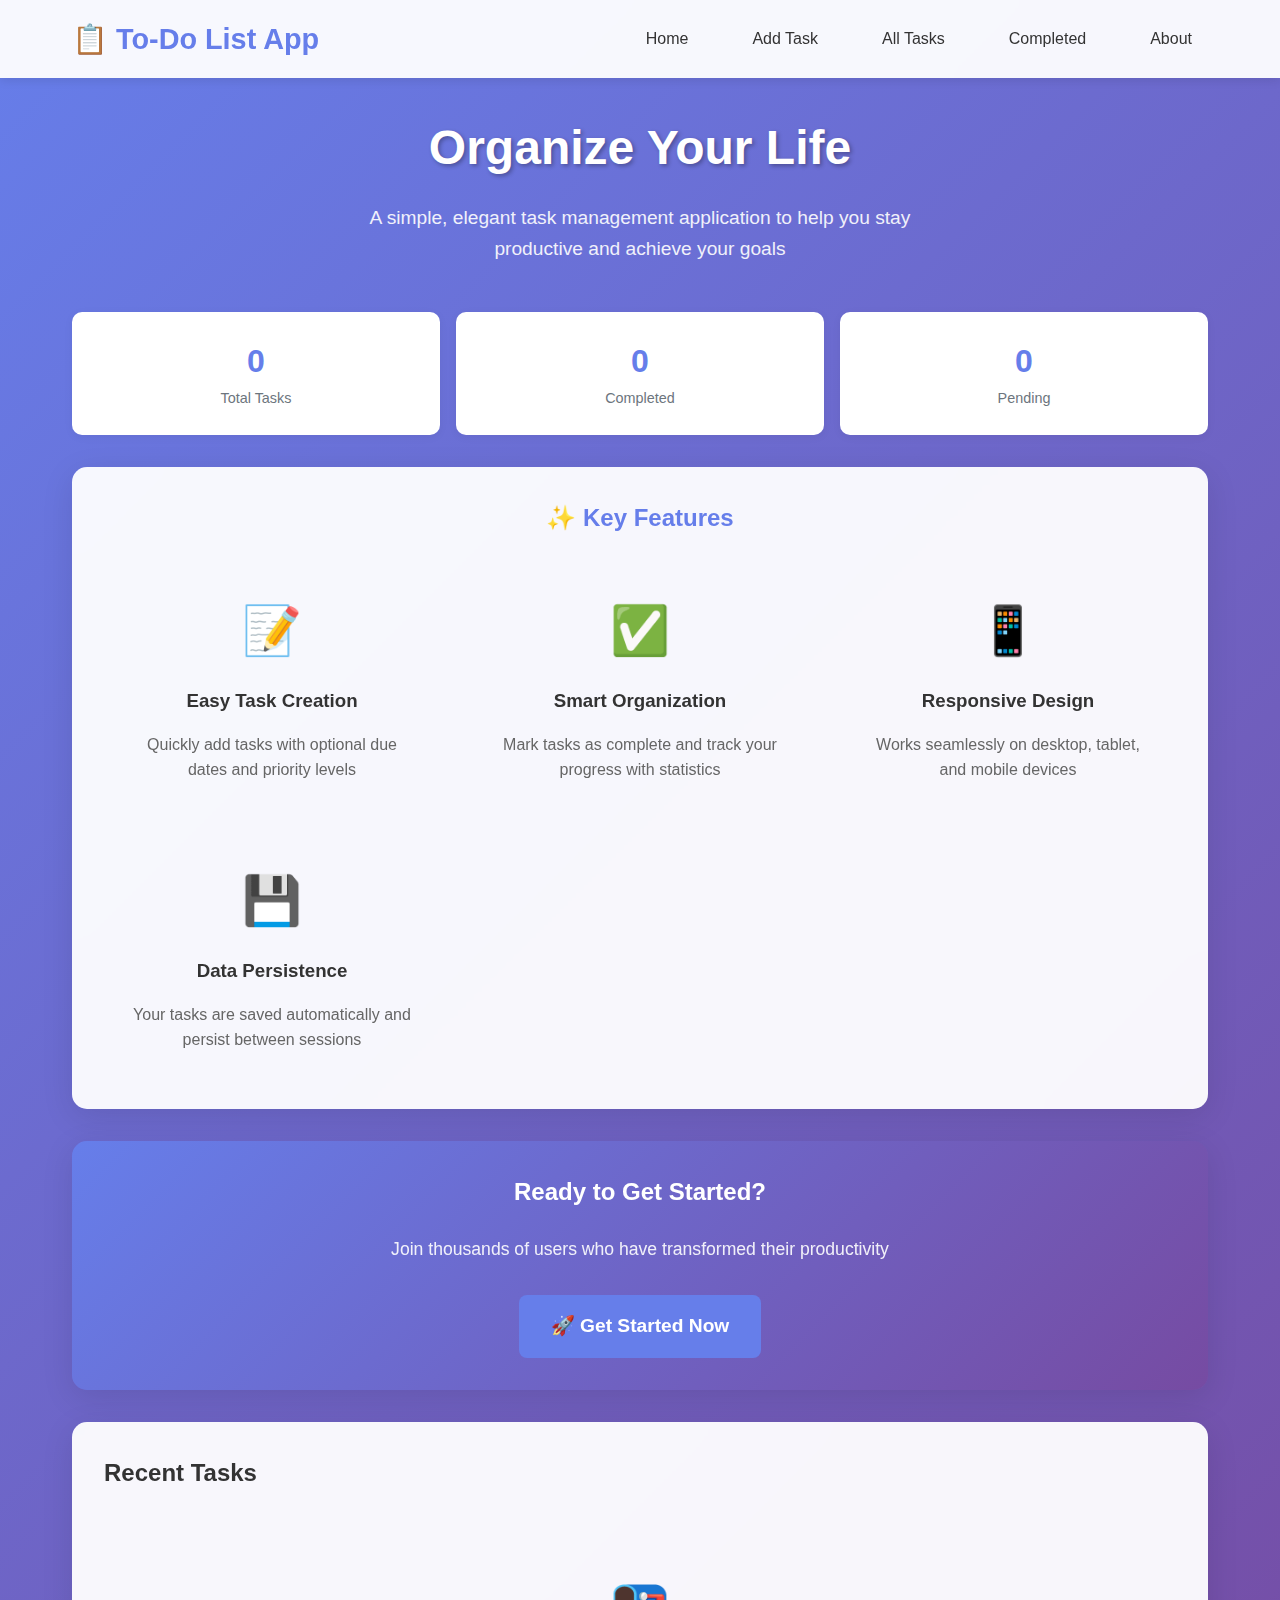
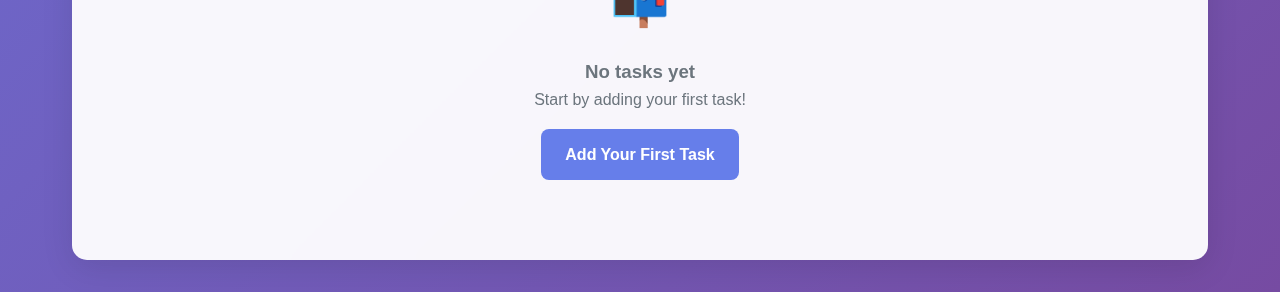
<file: index.html>
<!DOCTYPE html>
<html lang="en">
<head>
    <meta charset="UTF-8">
    <meta name="viewport" content="width=device-width, initial-scale=1.0">
    <title>To-Do List App - Home</title>
    <link rel="stylesheet" href="styles.css">
</head>
<body>
    <!-- Navigation Bar -->
    <nav class="navbar">
        <div class="nav-container">
            <a href="index.html" class="nav-brand">📋 To-Do List App</a>
            <ul class="nav-links">
                <li><a href="index.html" class="active">Home</a></li>
                <li><a href="add-task.html">Add Task</a></li>
                <li><a href="tasks.html">All Tasks</a></li>
                <li><a href="completed.html">Completed</a></li>
                <li><a href="about.html">About</a></li>
            </ul>
        </div>
    </nav>

    <!-- Main Content -->
    <div class="container">
        <header class="page-header">
            <h1>Organize Your Life</h1>
            <p>A simple, elegant task management application to help you stay productive and achieve your goals</p>
        </header>

        <!-- Stats Overview -->
        <div class="stats-container">
            <div class="stat-card">
                <div class="stat-number" id="total-tasks">0</div>
                <div class="stat-label">Total Tasks</div>
            </div>
            <div class="stat-card">
                <div class="stat-number" id="completed-tasks">0</div>
                <div class="stat-label">Completed</div>
            </div>
            <div class="stat-card">
                <div class="stat-number" id="pending-tasks">0</div>
                <div class="stat-label">Pending</div>
            </div>
        </div>

        <!-- Features Section -->
        <div class="card">
            <h2 style="text-align: center; margin-bottom: 2rem; color: #667eea;">✨ Key Features</h2>
            <div style="display: grid; grid-template-columns: repeat(auto-fit, minmax(250px, 1fr)); gap: 2rem;">
                <div style="text-align: center; padding: 1.5rem;">
                    <div style="font-size: 3rem; margin-bottom: 1rem;">📝</div>
                    <h3 style="margin-bottom: 1rem; color: #333;">Easy Task Creation</h3>
                    <p style="color: #666;">Quickly add tasks with optional due dates and priority levels</p>
                </div>
                <div style="text-align: center; padding: 1.5rem;">
                    <div style="font-size: 3rem; margin-bottom: 1rem;">✅</div>
                    <h3 style="margin-bottom: 1rem; color: #333;">Smart Organization</h3>
                    <p style="color: #666;">Mark tasks as complete and track your progress with statistics</p>
                </div>
                <div style="text-align: center; padding: 1.5rem;">
                    <div style="font-size: 3rem; margin-bottom: 1rem;">📱</div>
                    <h3 style="margin-bottom: 1rem; color: #333;">Responsive Design</h3>
                    <p style="color: #666;">Works seamlessly on desktop, tablet, and mobile devices</p>
                </div>
                <div style="text-align: center; padding: 1.5rem;">
                    <div style="font-size: 3rem; margin-bottom: 1rem;">💾</div>
                    <h3 style="margin-bottom: 1rem; color: #333;">Data Persistence</h3>
                    <p style="color: #666;">Your tasks are saved automatically and persist between sessions</p>
                </div>
            </div>
        </div>

        <!-- Call to Action -->
        <div class="card" style="text-align: center; background: linear-gradient(135deg, #667eea 0%, #764ba2 100%); color: white;">
            <h2 style="margin-bottom: 1.5rem;">Ready to Get Started?</h2>
            <p style="margin-bottom: 2rem; font-size: 1.1rem; opacity: 0.9;">Join thousands of users who have transformed their productivity</p>
            <a href="add-task.html" class="btn btn-primary" style="font-size: 1.2rem; padding: 1rem 2rem;">
                🚀 Get Started Now
            </a>
        </div>

        <!-- Recent Tasks Preview -->
        <div class="card">
            <h2 style="margin-bottom: 1.5rem; color: #333;">Recent Tasks</h2>
            <div id="recent-tasks">
                <div class="empty-state">
                    <div style="font-size: 3rem; margin-bottom: 1rem;">📭</div>
                    <h3>No tasks yet</h3>
                    <p>Start by adding your first task!</p>
                    <a href="add-task.html" class="btn btn-primary" style="margin-top: 1rem;">Add Your First Task</a>
                </div>
            </div>
        </div>
    </div>

    <script src="script.js"></script>
    <script>
        // Additional home page specific functionality
        document.addEventListener('DOMContentLoaded', function() {
            // Show recent tasks (last 3 created)
            const recentTasksContainer = document.getElementById('recent-tasks');
            const allTasks = taskManager.getAllTasks();
            
            if (allTasks.length > 0) {
                const recentTasks = allTasks.slice(-3).reverse(); // Get last 3 tasks, newest first
                recentTasksContainer.innerHTML = '<div class="task-list"></div>';
                
                const taskList = recentTasksContainer.querySelector('.task-list');
                recentTasks.forEach(task => {
                    const taskElement = pages.createTaskElement(task);
                    taskList.appendChild(taskElement);
                });
                
                // Add link to see all tasks
                const seeAllLink = document.createElement('div');
                seeAllLink.style.textAlign = 'center';
                seeAllLink.style.marginTop = '1.5rem';
                seeAllLink.innerHTML = `
                    <a href="tasks.html" class="btn btn-secondary">View All Tasks</a>
                `;
                recentTasksContainer.appendChild(seeAllLink);
            }
        });
    </script>
</body>
</html>
</file>
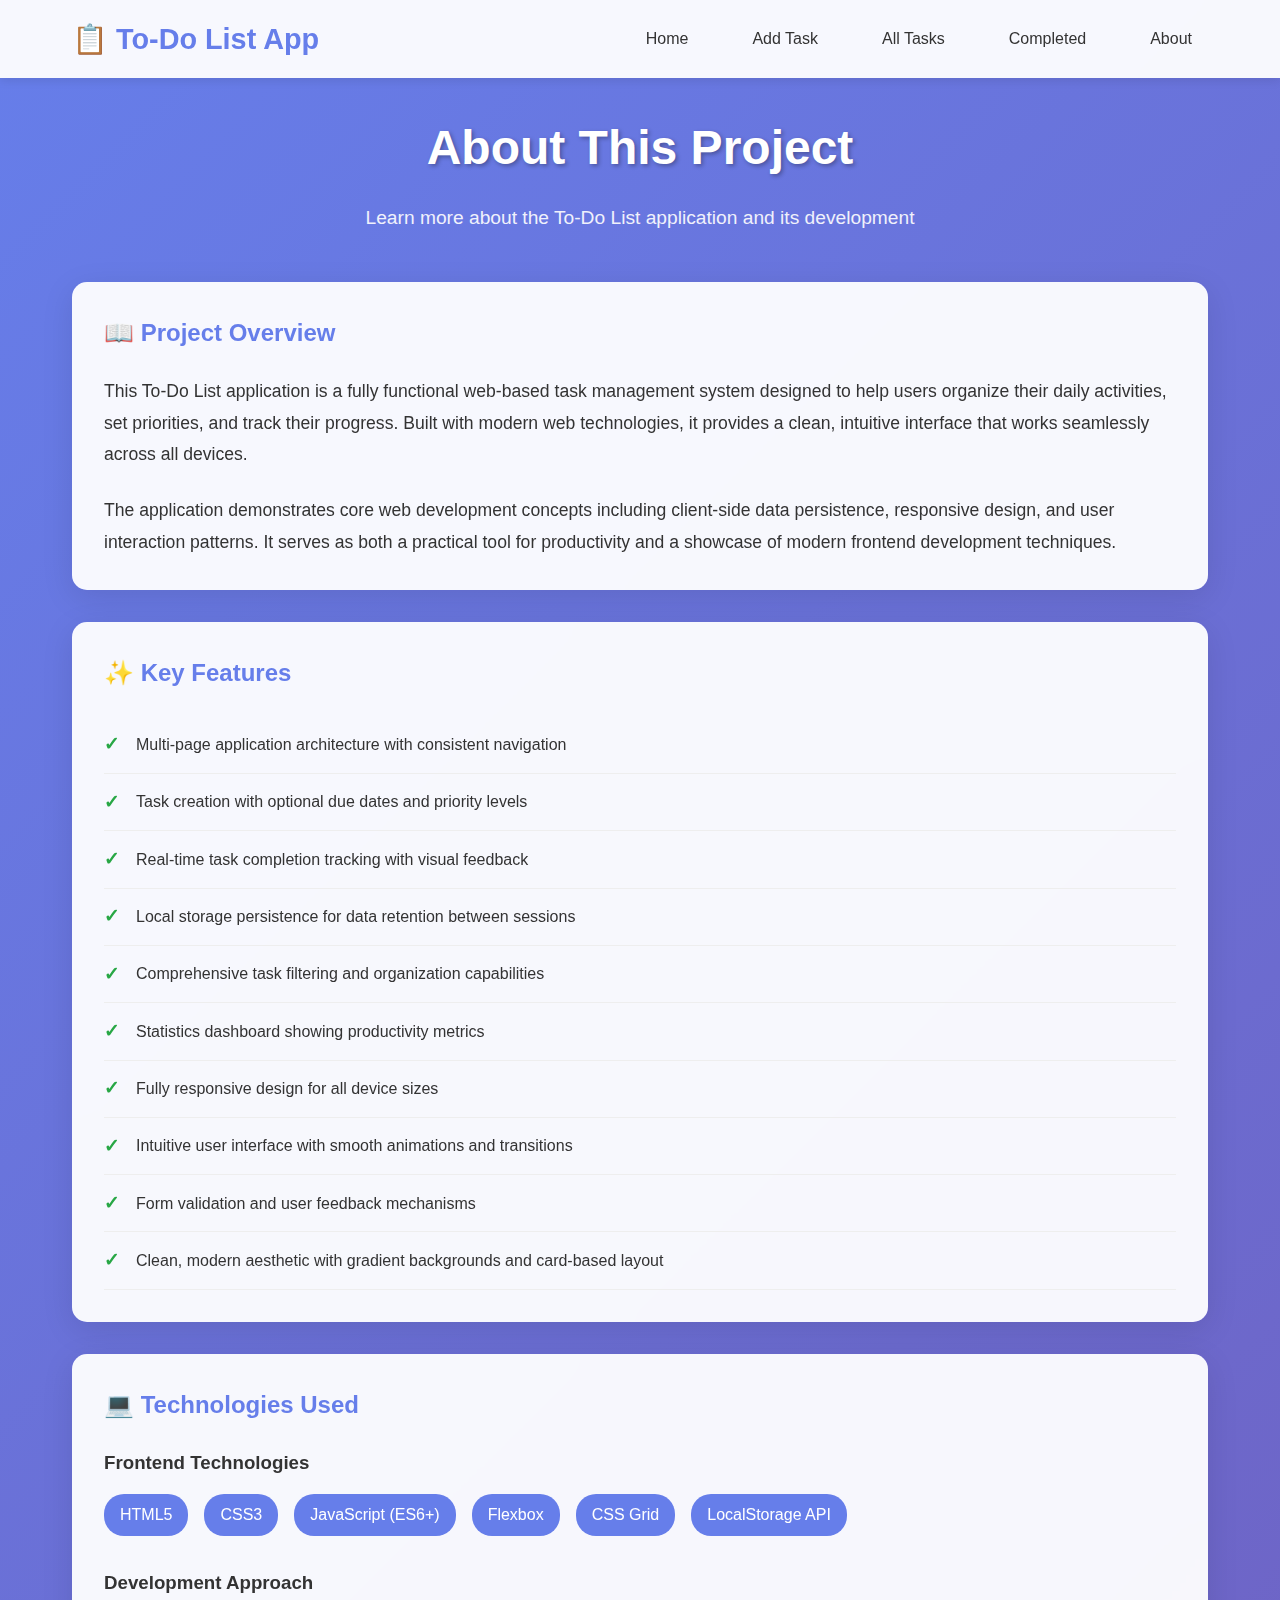
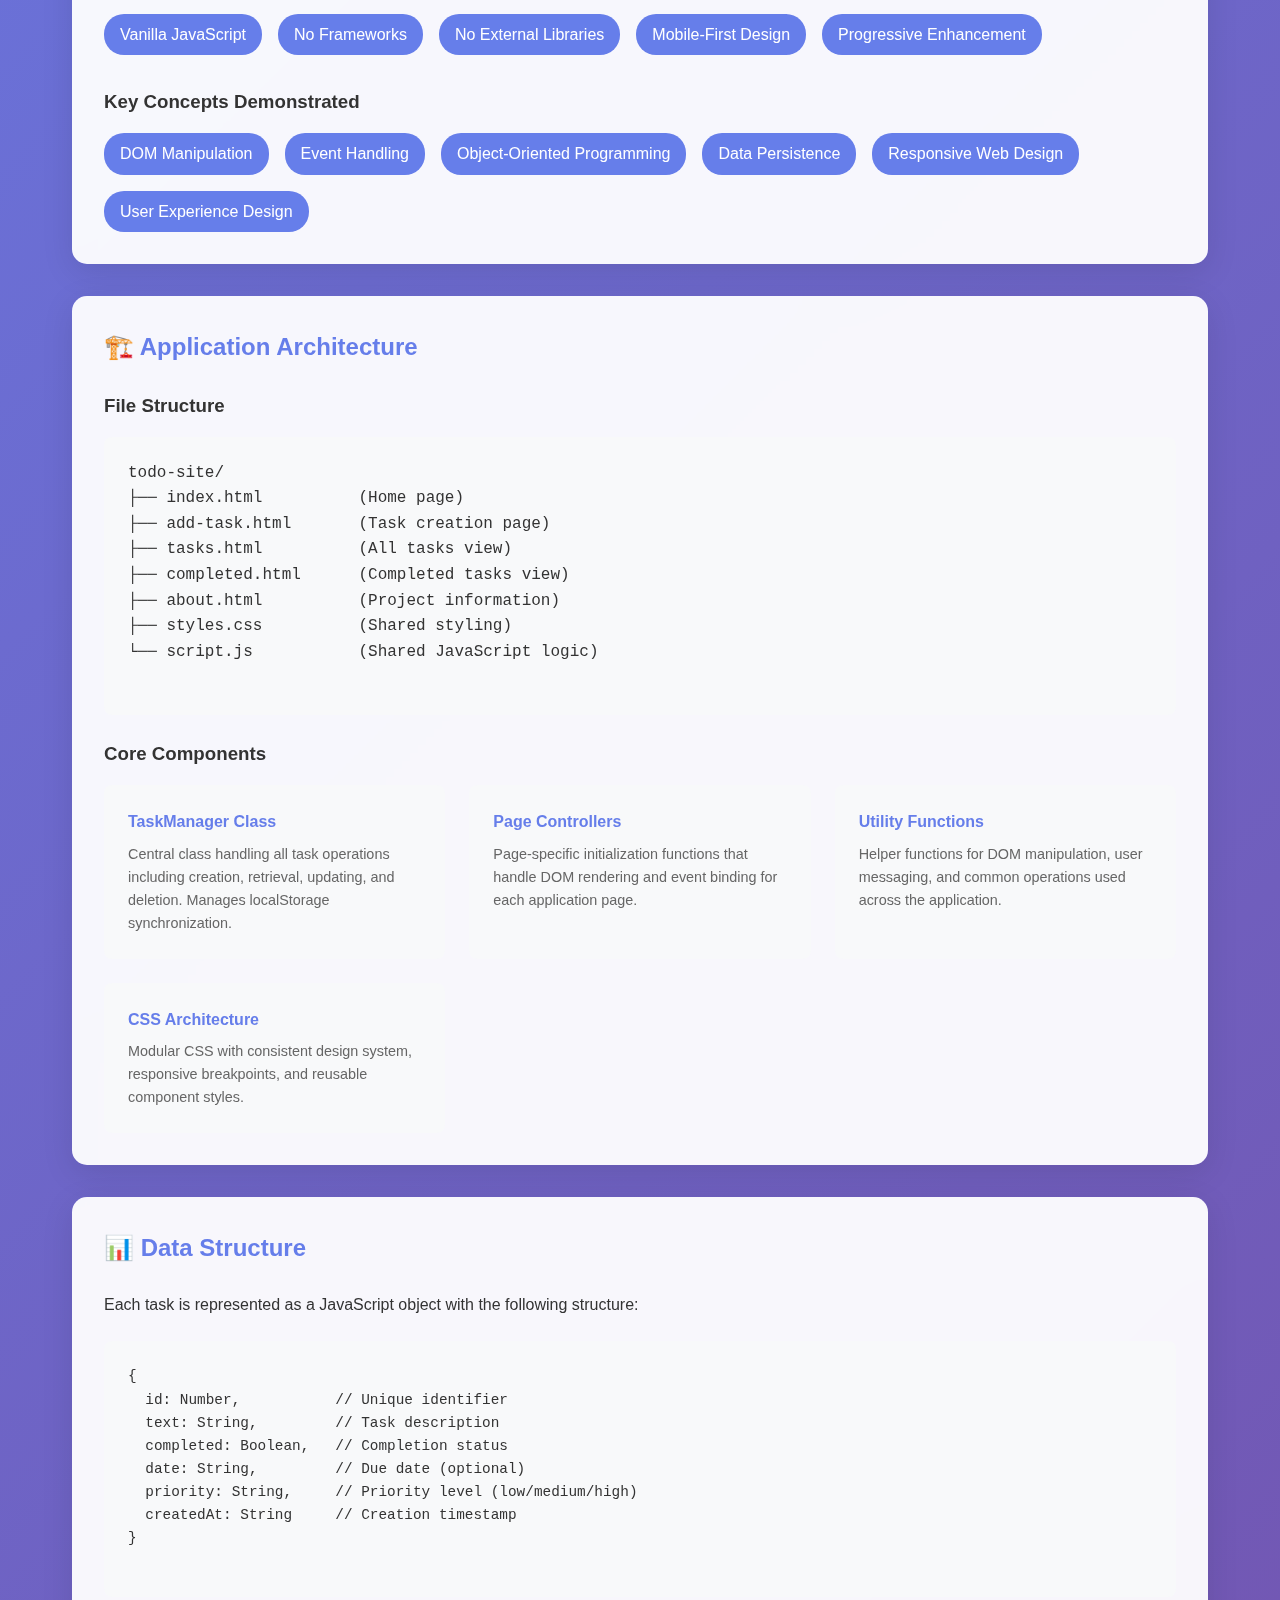
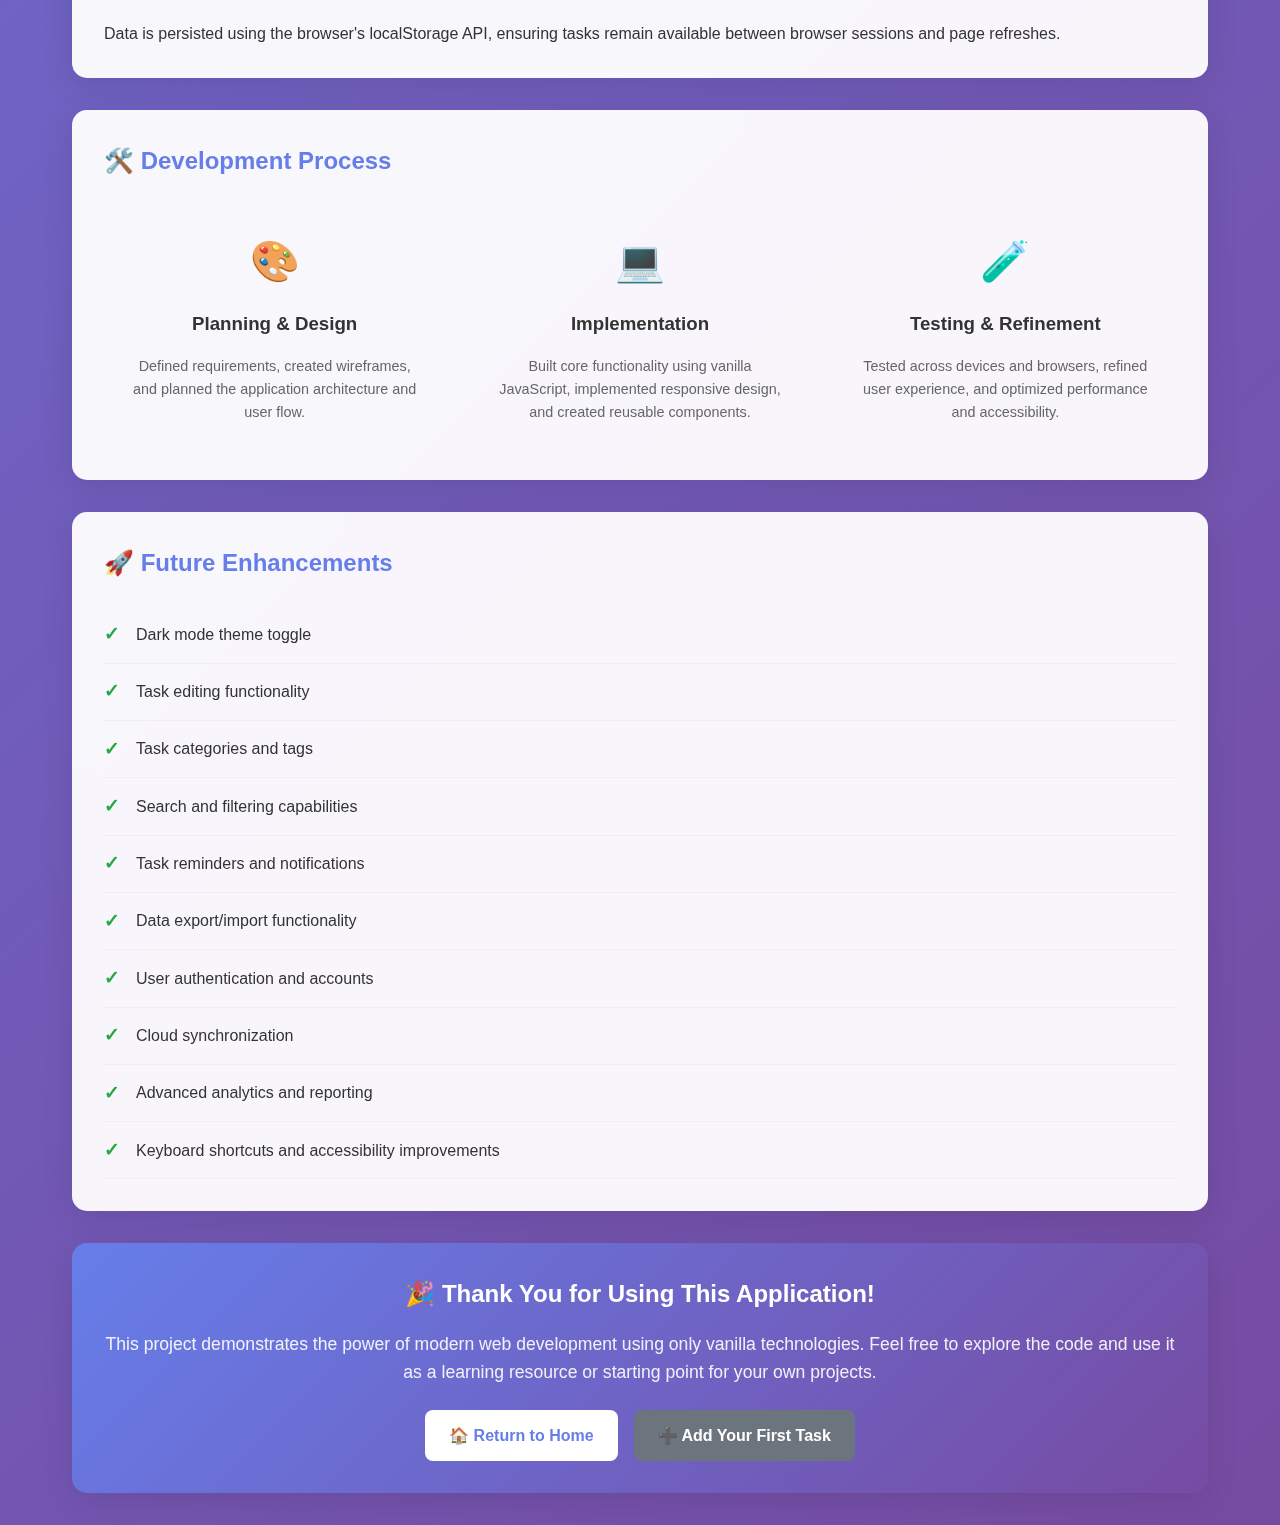
<file: about.html>
<!DOCTYPE html>
<html lang="en">
<head>
    <meta charset="UTF-8">
    <meta name="viewport" content="width=device-width, initial-scale=1.0">
    <title>About - To-Do List App</title>
    <link rel="stylesheet" href="styles.css">
</head>
<body>
    <!-- Navigation Bar -->
    <nav class="navbar">
        <div class="nav-container">
            <a href="index.html" class="nav-brand">📋 To-Do List App</a>
            <ul class="nav-links">
                <li><a href="index.html">Home</a></li>
                <li><a href="add-task.html">Add Task</a></li>
                <li><a href="tasks.html">All Tasks</a></li>
                <li><a href="completed.html">Completed</a></li>
                <li><a href="about.html" class="active">About</a></li>
            </ul>
        </div>
    </nav>

    <!-- Main Content -->
    <div class="container">
        <header class="page-header">
            <h1>About This Project</h1>
            <p>Learn more about the To-Do List application and its development</p>
        </header>

        <!-- Project Overview -->
        <div class="card">
            <h2 style="color: #667eea; margin-bottom: 1.5rem;">📖 Project Overview</h2>
            <p style="font-size: 1.1rem; line-height: 1.8; margin-bottom: 1.5rem;">
                This To-Do List application is a fully functional web-based task management system designed to help users organize their daily activities, set priorities, and track their progress. Built with modern web technologies, it provides a clean, intuitive interface that works seamlessly across all devices.
            </p>
            <p style="font-size: 1.1rem; line-height: 1.8;">
                The application demonstrates core web development concepts including client-side data persistence, responsive design, and user interaction patterns. It serves as both a practical tool for productivity and a showcase of modern frontend development techniques.
            </p>
        </div>

        <!-- Key Features -->
        <div class="card">
            <h2 style="color: #667eea; margin-bottom: 1.5rem;">✨ Key Features</h2>
            <ul class="features-list">
                <li>Multi-page application architecture with consistent navigation</li>
                <li>Task creation with optional due dates and priority levels</li>
                <li>Real-time task completion tracking with visual feedback</li>
                <li>Local storage persistence for data retention between sessions</li>
                <li>Comprehensive task filtering and organization capabilities</li>
                <li>Statistics dashboard showing productivity metrics</li>
                <li>Fully responsive design for all device sizes</li>
                <li>Intuitive user interface with smooth animations and transitions</li>
                <li>Form validation and user feedback mechanisms</li>
                <li>Clean, modern aesthetic with gradient backgrounds and card-based layout</li>
            </ul>
        </div>

        <!-- Technologies Used -->
        <div class="card">
            <h2 style="color: #667eea; margin-bottom: 1.5rem;">💻 Technologies Used</h2>
            
            <div style="margin-bottom: 2rem;">
                <h3 style="margin-bottom: 1rem; color: #333;">Frontend Technologies</h3>
                <div class="tech-list">
                    <span class="tech-badge">HTML5</span>
                    <span class="tech-badge">CSS3</span>
                    <span class="tech-badge">JavaScript (ES6+)</span>
                    <span class="tech-badge">Flexbox</span>
                    <span class="tech-badge">CSS Grid</span>
                    <span class="tech-badge">LocalStorage API</span>
                </div>
            </div>

            <div style="margin-bottom: 2rem;">
                <h3 style="margin-bottom: 1rem; color: #333;">Development Approach</h3>
                <div class="tech-list">
                    <span class="tech-badge">Vanilla JavaScript</span>
                    <span class="tech-badge">No Frameworks</span>
                    <span class="tech-badge">No External Libraries</span>
                    <span class="tech-badge">Mobile-First Design</span>
                    <span class="tech-badge">Progressive Enhancement</span>
                </div>
            </div>

            <div>
                <h3 style="margin-bottom: 1rem; color: #333;">Key Concepts Demonstrated</h3>
                <div class="tech-list">
                    <span class="tech-badge">DOM Manipulation</span>
                    <span class="tech-badge">Event Handling</span>
                    <span class="tech-badge">Object-Oriented Programming</span>
                    <span class="tech-badge">Data Persistence</span>
                    <span class="tech-badge">Responsive Web Design</span>
                    <span class="tech-badge">User Experience Design</span>
                </div>
            </div>
        </div>

        <!-- Architecture -->
        <div class="card">
            <h2 style="color: #667eea; margin-bottom: 1.5rem;">🏗️ Application Architecture</h2>
            
            <div style="margin-bottom: 1.5rem;">
                <h3 style="margin-bottom: 1rem; color: #333;">File Structure</h3>
                <pre style="background: #f8f9fa; padding: 1.5rem; border-radius: 8px; overflow-x: auto; font-family: 'Courier New', monospace;">
todo-site/
├── index.html          (Home page)
├── add-task.html       (Task creation page)
├── tasks.html          (All tasks view)
├── completed.html      (Completed tasks view)
├── about.html          (Project information)
├── styles.css          (Shared styling)
└── script.js           (Shared JavaScript logic)
                </pre>
            </div>

            <div>
                <h3 style="margin-bottom: 1rem; color: #333;">Core Components</h3>
                <div style="display: grid; grid-template-columns: repeat(auto-fit, minmax(300px, 1fr)); gap: 1.5rem;">
                    <div style="padding: 1.5rem; background: #f8f9fa; border-radius: 8px;">
                        <h4 style="color: #667eea; margin-bottom: 0.5rem;">TaskManager Class</h4>
                        <p style="font-size: 0.9rem; color: #666;">
                            Central class handling all task operations including creation, retrieval, updating, and deletion. Manages localStorage synchronization.
                        </p>
                    </div>
                    <div style="padding: 1.5rem; background: #f8f9fa; border-radius: 8px;">
                        <h4 style="color: #667eea; margin-bottom: 0.5rem;">Page Controllers</h4>
                        <p style="font-size: 0.9rem; color: #666;">
                            Page-specific initialization functions that handle DOM rendering and event binding for each application page.
                        </p>
                    </div>
                    <div style="padding: 1.5rem; background: #f8f9fa; border-radius: 8px;">
                        <h4 style="color: #667eea; margin-bottom: 0.5rem;">Utility Functions</h4>
                        <p style="font-size: 0.9rem; color: #666;">
                            Helper functions for DOM manipulation, user messaging, and common operations used across the application.
                        </p>
                    </div>
                    <div style="padding: 1.5rem; background: #f8f9fa; border-radius: 8px;">
                        <h4 style="color: #667eea; margin-bottom: 0.5rem;">CSS Architecture</h4>
                        <p style="font-size: 0.9rem; color: #666;">
                            Modular CSS with consistent design system, responsive breakpoints, and reusable component styles.
                        </p>
                    </div>
                </div>
            </div>
        </div>

        <!-- Data Structure -->
        <div class="card">
            <h2 style="color: #667eea; margin-bottom: 1.5rem;">📊 Data Structure</h2>
            
            <p style="margin-bottom: 1.5rem;">
                Each task is represented as a JavaScript object with the following structure:
            </p>
            
            <pre style="background: #f8f9fa; padding: 1.5rem; border-radius: 8px; overflow-x: auto; font-family: 'Courier New', monospace; font-size: 0.9rem;">
{
  id: Number,           // Unique identifier
  text: String,         // Task description
  completed: Boolean,   // Completion status
  date: String,         // Due date (optional)
  priority: String,     // Priority level (low/medium/high)
  createdAt: String     // Creation timestamp
}
            </pre>
            
            <p style="margin-top: 1.5rem;">
                Data is persisted using the browser's localStorage API, ensuring tasks remain available between browser sessions and page refreshes.
            </p>
        </div>

        <!-- Development Process -->
        <div class="card">
            <h2 style="color: #667eea; margin-bottom: 1.5rem;">🛠️ Development Process</h2>
            
            <div style="display: grid; grid-template-columns: repeat(auto-fit, minmax(250px, 1fr)); gap: 1.5rem;">
                <div style="text-align: center; padding: 1.5rem;">
                    <div style="font-size: 2.5rem; margin-bottom: 1rem;">🎨</div>
                    <h3 style="margin-bottom: 1rem; color: #333;">Planning & Design</h3>
                    <p style="font-size: 0.9rem; color: #666;">
                        Defined requirements, created wireframes, and planned the application architecture and user flow.
                    </p>
                </div>
                <div style="text-align: center; padding: 1.5rem;">
                    <div style="font-size: 2.5rem; margin-bottom: 1rem;">💻</div>
                    <h3 style="margin-bottom: 1rem; color: #333;">Implementation</h3>
                    <p style="font-size: 0.9rem; color: #666;">
                        Built core functionality using vanilla JavaScript, implemented responsive design, and created reusable components.
                    </p>
                </div>
                <div style="text-align: center; padding: 1.5rem;">
                    <div style="font-size: 2.5rem; margin-bottom: 1rem;">🧪</div>
                    <h3 style="margin-bottom: 1rem; color: #333;">Testing & Refinement</h3>
                    <p style="font-size: 0.9rem; color: #666;">
                        Tested across devices and browsers, refined user experience, and optimized performance and accessibility.
                    </p>
                </div>
            </div>
        </div>

        <!-- Future Enhancements -->
        <div class="card">
            <h2 style="color: #667eea; margin-bottom: 1.5rem;">🚀 Future Enhancements</h2>
            <ul class="features-list">
                <li>Dark mode theme toggle</li>
                <li>Task editing functionality</li>
                <li>Task categories and tags</li>
                <li>Search and filtering capabilities</li>
                <li>Task reminders and notifications</li>
                <li>Data export/import functionality</li>
                <li>User authentication and accounts</li>
                <li>Cloud synchronization</li>
                <li>Advanced analytics and reporting</li>
                <li>Keyboard shortcuts and accessibility improvements</li>
            </ul>
        </div>

        <!-- Footer -->
        <div class="card" style="text-align: center; background: linear-gradient(135deg, #667eea 0%, #764ba2 100%); color: white;">
            <h2 style="margin-bottom: 1rem;">🎉 Thank You for Using This Application!</h2>
            <p style="margin-bottom: 1.5rem; font-size: 1.1rem; opacity: 0.9;">
                This project demonstrates the power of modern web development using only vanilla technologies. 
                Feel free to explore the code and use it as a learning resource or starting point for your own projects.
            </p>
            <div style="display: flex; justify-content: center; gap: 1rem; flex-wrap: wrap;">
                <a href="index.html" class="btn btn-primary" style="background: white; color: #667eea;">
                    🏠 Return to Home
                </a>
                <a href="add-task.html" class="btn btn-secondary">
                    ➕ Add Your First Task
                </a>
            </div>
        </div>
    </div>

    <script src="script.js"></script>
</body>
</html>
</file>
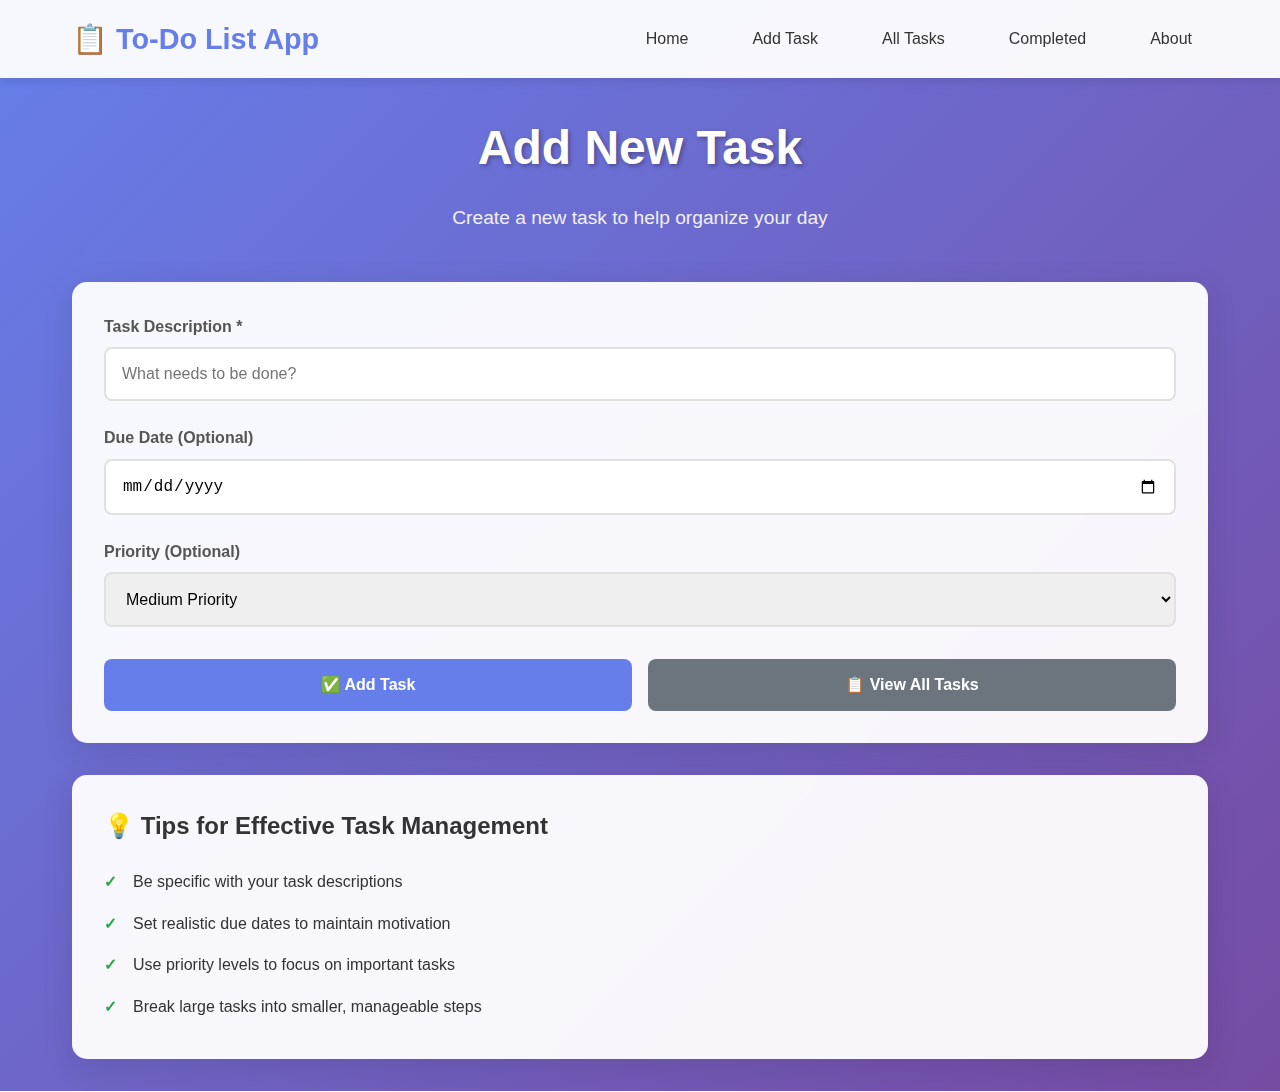
<file: add-task.html>
<!DOCTYPE html>
<html lang="en">
<head>
    <meta charset="UTF-8">
    <meta name="viewport" content="width=device-width, initial-scale=1.0">
    <title>Add Task - To-Do List App</title>
    <link rel="stylesheet" href="styles.css">
</head>
<body>
    <!-- Navigation Bar -->
    <nav class="navbar">
        <div class="nav-container">
            <a href="index.html" class="nav-brand">📋 To-Do List App</a>
            <ul class="nav-links">
                <li><a href="index.html">Home</a></li>
                <li><a href="add-task.html" class="active">Add Task</a></li>
                <li><a href="tasks.html">All Tasks</a></li>
                <li><a href="completed.html">Completed</a></li>
                <li><a href="about.html">About</a></li>
            </ul>
        </div>
    </nav>

    <!-- Main Content -->
    <div class="container">
        <header class="page-header">
            <h1>Add New Task</h1>
            <p>Create a new task to help organize your day</p>
        </header>

        <div class="card">
            <form id="add-task-form">
                <div class="form-group">
                    <label for="task-input">Task Description *</label>
                    <input 
                        type="text" 
                        id="task-input" 
                        class="form-control" 
                        placeholder="What needs to be done?"
                        required
                    >
                    <div class="error-message" id="task-error" style="color: #dc3545; font-size: 0.9rem; margin-top: 0.5rem; display: none;">
                        Task description cannot be empty
                    </div>
                </div>

                <div class="form-group">
                    <label for="task-date">Due Date (Optional)</label>
                    <input 
                        type="date" 
                        id="task-date" 
                        class="form-control"
                    >
                </div>

                <div class="form-group">
                    <label for="task-priority">Priority (Optional)</label>
                    <select id="task-priority" class="form-control">
                        <option value="low">Low Priority</option>
                        <option value="medium" selected>Medium Priority</option>
                        <option value="high">High Priority</option>
                    </select>
                </div>

                <div style="display: flex; gap: 1rem; margin-top: 2rem;">
                    <button type="submit" class="btn btn-primary" style="flex: 1;">
                        ✅ Add Task
                    </button>
                    <a href="tasks.html" class="btn btn-secondary" style="flex: 1; text-align: center; padding-top: 0.8rem;">
                        📋 View All Tasks
                    </a>
                </div>
            </form>
        </div>

        <!-- Tips Section -->
        <div class="card">
            <h2 style="margin-bottom: 1rem; color: #333;">💡 Tips for Effective Task Management</h2>
            <ul style="list-style: none; padding: 0;">
                <li style="padding: 0.5rem 0; display: flex; align-items: flex-start;">
                    <span style="color: #28a745; font-weight: bold; margin-right: 1rem;">✓</span>
                    <span>Be specific with your task descriptions</span>
                </li>
                <li style="padding: 0.5rem 0; display: flex; align-items: flex-start;">
                    <span style="color: #28a745; font-weight: bold; margin-right: 1rem;">✓</span>
                    <span>Set realistic due dates to maintain motivation</span>
                </li>
                <li style="padding: 0.5rem 0; display: flex; align-items: flex-start;">
                    <span style="color: #28a745; font-weight: bold; margin-right: 1rem;">✓</span>
                    <span>Use priority levels to focus on important tasks</span>
                </li>
                <li style="padding: 0.5rem 0; display: flex; align-items: flex-start;">
                    <span style="color: #28a745; font-weight: bold; margin-right: 1rem;">✓</span>
                    <span>Break large tasks into smaller, manageable steps</span>
                </li>
            </ul>
        </div>
    </div>

    <script src="script.js"></script>
    <script>
        // Add task page specific functionality
        document.addEventListener('DOMContentLoaded', function() {
            const form = document.getElementById('add-task-form');
            const taskInput = document.getElementById('task-input');
            const taskError = document.getElementById('task-error');

            // Real-time validation
            taskInput.addEventListener('input', function() {
                if (this.value.trim()) {
                    taskError.style.display = 'none';
                    this.style.borderColor = '#e1e1e1';
                }
            });

            // Form submission validation
            form.addEventListener('submit', function(e) {
                const taskText = taskInput.value.trim();
                
                if (!taskText) {
                    e.preventDefault();
                    taskError.style.display = 'block';
                    taskInput.style.borderColor = '#dc3545';
                    taskInput.focus();
                    return;
                }
            });

            // Set minimum date to today
            const today = new Date().toISOString().split('T')[0];
            document.getElementById('task-date').min = today;
        });
    </script>
</body>
</html>
</file>
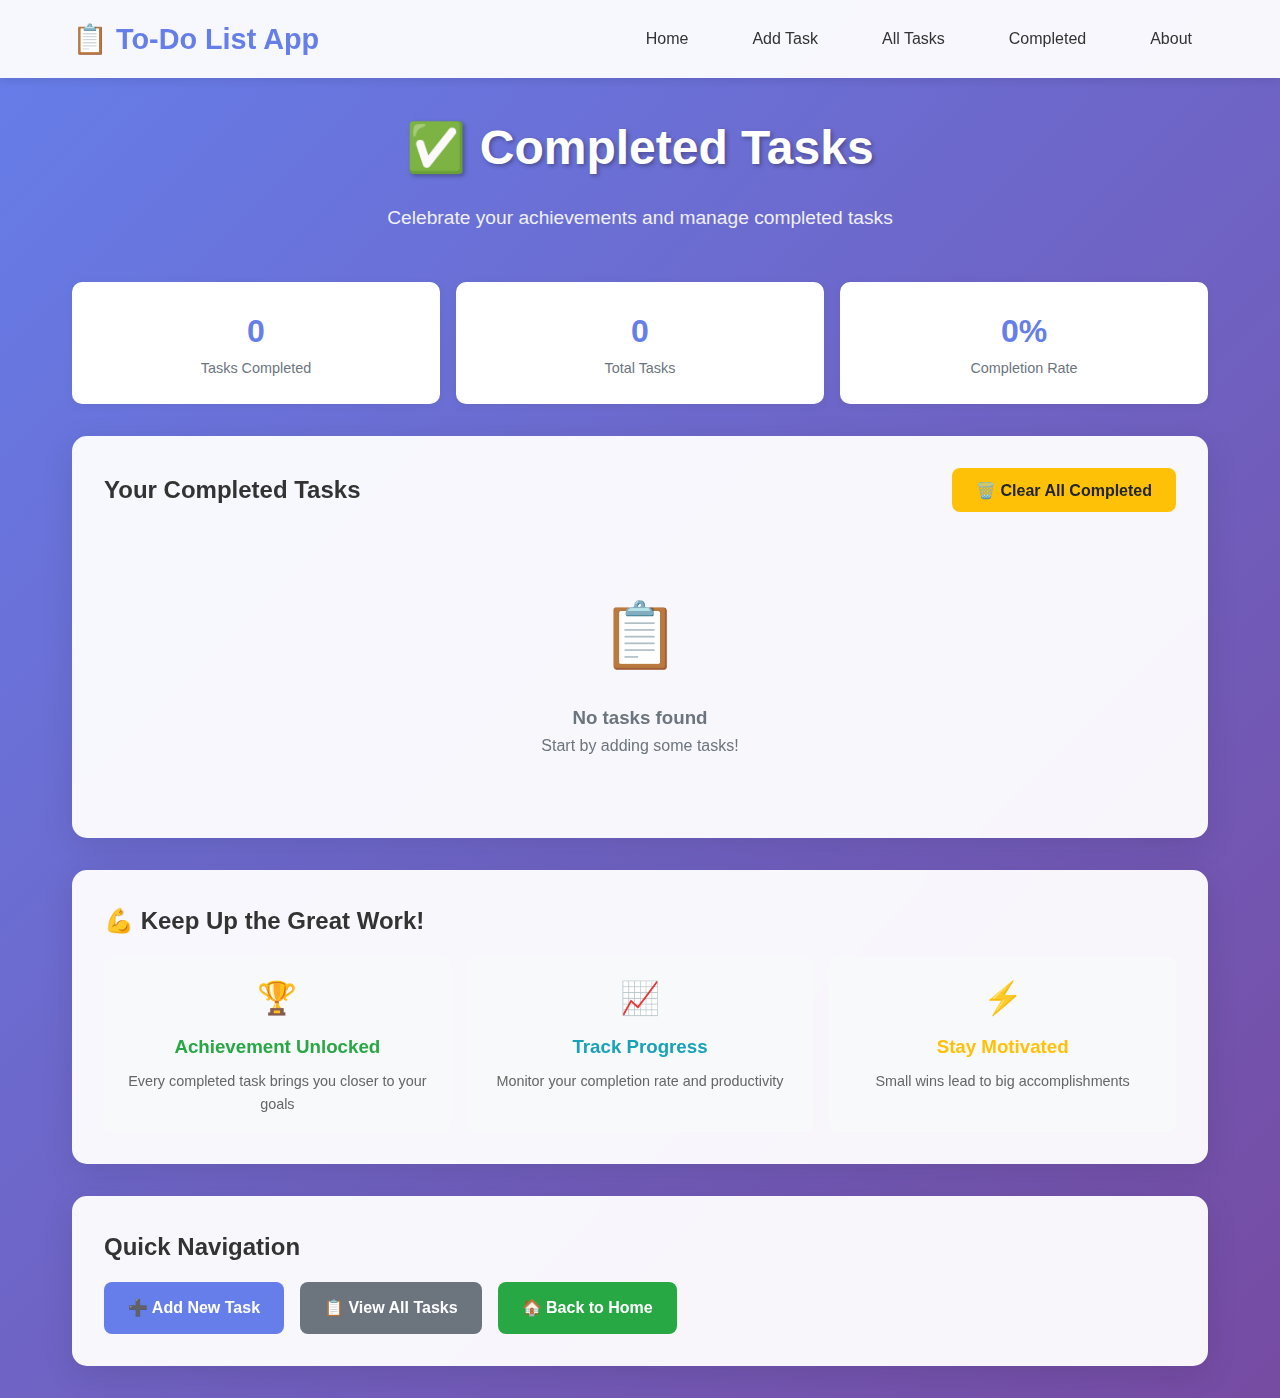
<file: completed.html>
<!DOCTYPE html>
<html lang="en">
<head>
    <meta charset="UTF-8">
    <meta name="viewport" content="width=device-width, initial-scale=1.0">
    <title>Completed Tasks - To-Do List App</title>
    <link rel="stylesheet" href="styles.css">
</head>
<body>
    <!-- Navigation Bar -->
    <nav class="navbar">
        <div class="nav-container">
            <a href="index.html" class="nav-brand">📋 To-Do List App</a>
            <ul class="nav-links">
                <li><a href="index.html">Home</a></li>
                <li><a href="add-task.html">Add Task</a></li>
                <li><a href="tasks.html">All Tasks</a></li>
                <li><a href="completed.html" class="active">Completed</a></li>
                <li><a href="about.html">About</a></li>
            </ul>
        </div>
    </nav>

    <!-- Main Content -->
    <div class="container">
        <header class="page-header">
            <h1>✅ Completed Tasks</h1>
            <p>Celebrate your achievements and manage completed tasks</p>
        </header>

        <!-- Completion Stats -->
        <div class="stats-container">
            <div class="stat-card">
                <div class="stat-number" id="completed-count">0</div>
                <div class="stat-label">Tasks Completed</div>
            </div>
            <div class="stat-card">
                <div class="stat-number" id="total-tasks-count">0</div>
                <div class="stat-label">Total Tasks</div>
            </div>
            <div class="stat-card">
                <div class="stat-number" id="completion-percentage">0%</div>
                <div class="stat-label">Completion Rate</div>
            </div>
        </div>

        <!-- Achievement Message -->
        <div class="card" id="achievement-section" style="display: none;">
            <div style="text-align: center; padding: 2rem;">
                <div style="font-size: 4rem; margin-bottom: 1rem;">🎉</div>
                <h2 style="color: #28a745; margin-bottom: 1rem;">Congratulations!</h2>
                <p style="font-size: 1.2rem; color: #666; margin-bottom: 1.5rem;">
                    You've completed all your tasks! Great job staying productive.
                </p>
                <a href="add-task.html" class="btn btn-primary">
                    🚀 Add New Challenges
                </a>
            </div>
        </div>

        <!-- Completed Tasks List -->
        <div class="card">
            <div style="display: flex; justify-content: space-between; align-items: center; flex-wrap: wrap; gap: 1rem; margin-bottom: 1.5rem;">
                <h2 style="margin: 0; color: #333;">Your Completed Tasks</h2>
                <button id="clear-completed" class="btn btn-warning">
                    🗑️ Clear All Completed
                </button>
            </div>
            
            <div class="task-list" id="completed-task-list">
                <!-- Completed tasks will be populated by JavaScript -->
            </div>
        </div>

        <!-- Motivation Section -->
        <div class="card">
            <h2 style="margin-bottom: 1rem; color: #333;">💪 Keep Up the Great Work!</h2>
            <div style="display: grid; grid-template-columns: repeat(auto-fit, minmax(200px, 1fr)); gap: 1rem;">
                <div style="text-align: center; padding: 1rem; background: #f8f9fa; border-radius: 8px;">
                    <div style="font-size: 2rem; margin-bottom: 0.5rem;">🏆</div>
                    <h3 style="margin-bottom: 0.5rem; color: #28a745;">Achievement Unlocked</h3>
                    <p style="font-size: 0.9rem; color: #666;">Every completed task brings you closer to your goals</p>
                </div>
                <div style="text-align: center; padding: 1rem; background: #f8f9fa; border-radius: 8px;">
                    <div style="font-size: 2rem; margin-bottom: 0.5rem;">📈</div>
                    <h3 style="margin-bottom: 0.5rem; color: #17a2b8;">Track Progress</h3>
                    <p style="font-size: 0.9rem; color: #666;">Monitor your completion rate and productivity</p>
                </div>
                <div style="text-align: center; padding: 1rem; background: #f8f9fa; border-radius: 8px;">
                    <div style="font-size: 2rem; margin-bottom: 0.5rem;">⚡</div>
                    <h3 style="margin-bottom: 0.5rem; color: #ffc107;">Stay Motivated</h3>
                    <p style="font-size: 0.9rem; color: #666;">Small wins lead to big accomplishments</p>
                </div>
            </div>
        </div>

        <!-- Quick Navigation -->
        <div class="card">
            <h2 style="margin-bottom: 1rem; color: #333;">Quick Navigation</h2>
            <div style="display: flex; gap: 1rem; flex-wrap: wrap;">
                <a href="add-task.html" class="btn btn-primary">
                    ➕ Add New Task
                </a>
                <a href="tasks.html" class="btn btn-secondary">
                    📋 View All Tasks
                </a>
                <a href="index.html" class="btn btn-success">
                    🏠 Back to Home
                </a>
            </div>
        </div>
    </div>

    <script src="script.js"></script>
    <script>
        // Completed tasks page specific functionality
        document.addEventListener('DOMContentLoaded', function() {
            // Update completion statistics
            function updateCompletionStats() {
                const stats = taskManager.getStats();
                const completedTasks = taskManager.getCompletedTasks();
                
                document.getElementById('completed-count').textContent = stats.completed;
                document.getElementById('total-tasks-count').textContent = stats.total;
                document.getElementById('completion-percentage').textContent = stats.completionRate + '%';
                
                // Show achievement message if all tasks are completed
                const achievementSection = document.getElementById('achievement-section');
                if (stats.total > 0 && stats.completed === stats.total) {
                    achievementSection.style.display = 'block';
                } else {
                    achievementSection.style.display = 'none';
                }
            }
            
            // Initialize the page
            updateCompletionStats();
            
            // Add celebration animation for achievement
            const achievementSection = document.getElementById('achievement-section');
            if (achievementSection.style.display === 'block') {
                achievementSection.style.animation = 'pulse 2s infinite';
                
                // Add animation style
                const style = document.createElement('style');
                style.textContent = `
                    @keyframes pulse {
                        0% { transform: scale(1); }
                        50% { transform: scale(1.02); }
                        100% { transform: scale(1); }
                    }
                    .card:hover {
                        animation: none;
                    }
                `;
                document.head.appendChild(style);
            }
            
            // Refresh stats when tasks are updated
            const originalToggleTaskCompletion = taskManager.toggleTaskCompletion;
            taskManager.toggleTaskCompletion = function(id) {
                const result = originalToggleTaskCompletion.call(this, id);
                updateCompletionStats();
                return result;
            };
            
            const originalDeleteTask = taskManager.deleteTask;
            taskManager.deleteTask = function(id) {
                const result = originalDeleteTask.call(this, id);
                updateCompletionStats();
                return result;
            };
        });
    </script>
</body>
</html>
</file>
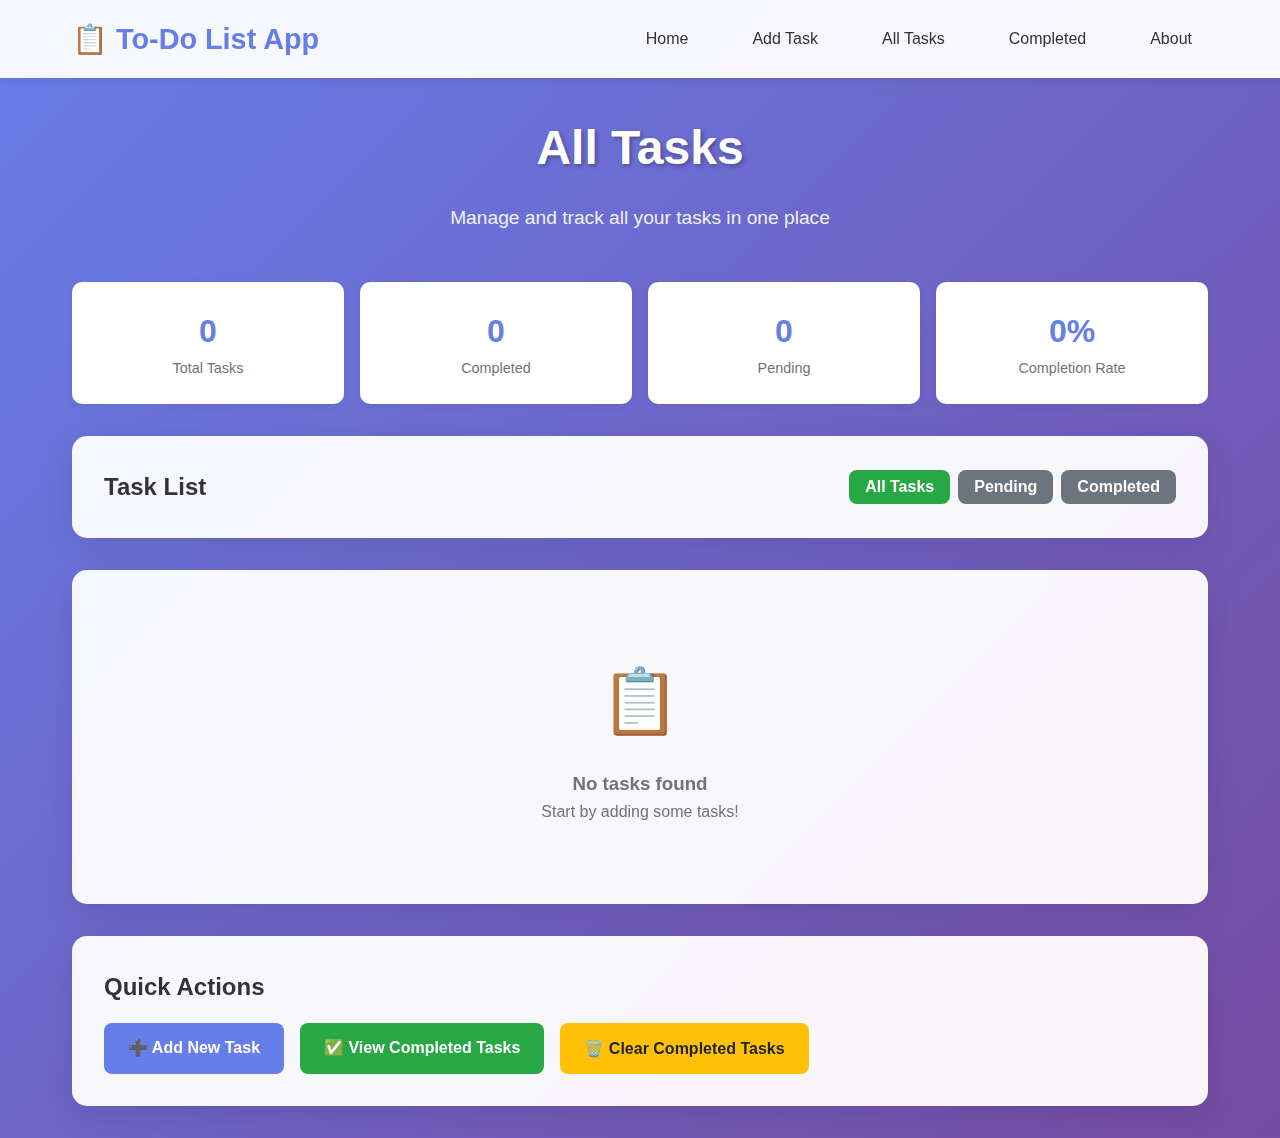
<file: tasks.html>
<!DOCTYPE html>
<html lang="en">
<head>
    <meta charset="UTF-8">
    <meta name="viewport" content="width=device-width, initial-scale=1.0">
    <title>All Tasks - To-Do List App</title>
    <link rel="stylesheet" href="styles.css">
</head>
<body>
    <!-- Navigation Bar -->
    <nav class="navbar">
        <div class="nav-container">
            <a href="index.html" class="nav-brand">📋 To-Do List App</a>
            <ul class="nav-links">
                <li><a href="index.html">Home</a></li>
                <li><a href="add-task.html">Add Task</a></li>
                <li><a href="tasks.html" class="active">All Tasks</a></li>
                <li><a href="completed.html">Completed</a></li>
                <li><a href="about.html">About</a></li>
            </ul>
        </div>
    </nav>

    <!-- Main Content -->
    <div class="container">
        <header class="page-header">
            <h1>All Tasks</h1>
            <p>Manage and track all your tasks in one place</p>
        </header>

        <!-- Statistics -->
        <div id="stats-container" class="stats-container">
            <!-- Stats will be populated by JavaScript -->
        </div>

        <!-- Filter Options -->
        <div class="card">
            <div style="display: flex; justify-content: space-between; align-items: center; flex-wrap: wrap; gap: 1rem;">
                <h2 style="margin: 0; color: #333;">Task List</h2>
                <div style="display: flex; gap: 0.5rem;">
                    <button id="filter-all" class="btn btn-primary active-filter" style="padding: 0.5rem 1rem;">
                        All Tasks
                    </button>
                    <button id="filter-pending" class="btn btn-secondary" style="padding: 0.5rem 1rem;">
                        Pending
                    </button>
                    <button id="filter-completed" class="btn btn-secondary" style="padding: 0.5rem 1rem;">
                        Completed
                    </button>
                </div>
            </div>
        </div>

        <!-- Task List -->
        <div class="card">
            <div class="task-list" id="task-list">
                <!-- Tasks will be populated by JavaScript -->
            </div>
        </div>

        <!-- Quick Actions -->
        <div class="card">
            <h2 style="margin-bottom: 1rem; color: #333;">Quick Actions</h2>
            <div style="display: flex; gap: 1rem; flex-wrap: wrap;">
                <a href="add-task.html" class="btn btn-primary">
                    ➕ Add New Task
                </a>
                <a href="completed.html" class="btn btn-success">
                    ✅ View Completed Tasks
                </a>
                <button id="clear-all-completed" class="btn btn-warning">
                    🗑️ Clear Completed Tasks
                </button>
            </div>
        </div>
    </div>

    <script src="script.js"></script>
    <script>
        // All tasks page specific functionality
        document.addEventListener('DOMContentLoaded', function() {
            // Filter buttons functionality
            const filterAllBtn = document.getElementById('filter-all');
            const filterPendingBtn = document.getElementById('filter-pending');
            const filterCompletedBtn = document.getElementById('filter-completed');
            const clearCompletedBtn = document.getElementById('clear-all-completed');
            
            // Filter functions
            function filterTasks(filterType) {
                let tasks = [];
                
                switch(filterType) {
                    case 'pending':
                        tasks = taskManager.getPendingTasks();
                        break;
                    case 'completed':
                        tasks = taskManager.getCompletedTasks();
                        break;
                    default: // all
                        tasks = taskManager.getAllTasks();
                }
                
                pages.renderTasks(tasks);
            }
            
            // Update active filter button
            function updateActiveFilter(activeBtn) {
                [filterAllBtn, filterPendingBtn, filterCompletedBtn].forEach(btn => {
                    btn.classList.remove('active-filter');
                    btn.classList.add('btn-secondary');
                });
                activeBtn.classList.remove('btn-secondary');
                activeBtn.classList.add('active-filter');
            }
            
            // Event listeners for filter buttons
            filterAllBtn.addEventListener('click', function() {
                updateActiveFilter(this);
                filterTasks('all');
            });
            
            filterPendingBtn.addEventListener('click', function() {
                updateActiveFilter(this);
                filterTasks('pending');
            });
            
            filterCompletedBtn.addEventListener('click', function() {
                updateActiveFilter(this);
                filterTasks('completed');
            });
            
            // Clear completed tasks
            clearCompletedBtn.addEventListener('click', function() {
                const completedTasks = taskManager.getCompletedTasks();
                
                if (completedTasks.length === 0) {
                    utils.showMessage('No completed tasks to clear', 'info');
                    return;
                }
                
                if (utils.confirm(`Are you sure you want to clear ${completedTasks.length} completed tasks?`)) {
                    taskManager.clearCompletedTasks();
                    utils.showMessage(`${completedTasks.length} completed tasks cleared`, 'success');
                    
                    // Refresh the current view
                    const activeFilter = document.querySelector('.active-filter').id;
                    if (activeFilter === 'filter-all') {
                        filterTasks('all');
                    } else if (activeFilter === 'filter-completed') {
                        filterTasks('completed');
                    }
                    
                    // Update stats
                    pages.renderStats();
                }
            });
            
            // Add active filter styling
            const style = document.createElement('style');
            style.textContent = `
                .active-filter {
                    background: #28a745 !important;
                    color: white !important;
                }
                
                .priority-high {
                    background: #dc3545;
                    color: white;
                    padding: 0.2rem 0.5rem;
                    border-radius: 10px;
                    font-size: 0.8rem;
                    font-weight: 500;
                }
                
                .priority-medium {
                    background: #ffc107;
                    color: #212529;
                    padding: 0.2rem 0.5rem;
                    border-radius: 10px;
                    font-size: 0.8rem;
                    font-weight: 500;
                }
                
                .priority-low {
                    background: #6c757d;
                    color: white;
                    padding: 0.2rem 0.5rem;
                    border-radius: 10px;
                    font-size: 0.8rem;
                    font-weight: 500;
                }
            `;
            document.head.appendChild(style);
        });
    </script>
</body>
</html>
</file>
<file: styles.css>
/* Global Styles */
* {
    margin: 0;
    padding: 0;
    box-sizing: border-box;
}

body {
    font-family: 'Segoe UI', Tahoma, Geneva, Verdana, sans-serif;
    background: linear-gradient(135deg, #667eea 0%, #764ba2 100%);
    min-height: 100vh;
    color: #333;
    line-height: 1.6;
}

/* Navigation Bar */
.navbar {
    background: rgba(255, 255, 255, 0.95);
    backdrop-filter: blur(10px);
    padding: 1rem 0;
    box-shadow: 0 2px 10px rgba(0, 0, 0, 0.1);
    position: sticky;
    top: 0;
    z-index: 100;
}

.nav-container {
    max-width: 1200px;
    margin: 0 auto;
    padding: 0 2rem;
    display: flex;
    justify-content: space-between;
    align-items: center;
}

.nav-brand {
    font-size: 1.8rem;
    font-weight: 700;
    color: #667eea;
    text-decoration: none;
}

.nav-links {
    display: flex;
    list-style: none;
    gap: 2rem;
}

.nav-links a {
    text-decoration: none;
    color: #333;
    font-weight: 500;
    padding: 0.5rem 1rem;
    border-radius: 5px;
    transition: all 0.3s ease;
}

.nav-links a:hover {
    background: #667eea;
    color: white;
    transform: translateY(-2px);
}

/* Main Container */
.container {
    max-width: 1200px;
    margin: 2rem auto;
    padding: 0 2rem;
}

/* Page Header */
.page-header {
    text-align: center;
    margin-bottom: 3rem;
    color: white;
}

.page-header h1 {
    font-size: 3rem;
    margin-bottom: 1rem;
    text-shadow: 2px 2px 4px rgba(0, 0, 0, 0.3);
}

.page-header p {
    font-size: 1.2rem;
    max-width: 600px;
    margin: 0 auto;
    opacity: 0.9;
}

/* Cards */
.card {
    background: rgba(255, 255, 255, 0.95);
    backdrop-filter: blur(10px);
    border-radius: 15px;
    padding: 2rem;
    box-shadow: 0 8px 32px rgba(0, 0, 0, 0.1);
    margin-bottom: 2rem;
    transition: transform 0.3s ease;
}

.card:hover {
    transform: translateY(-5px);
}

/* Forms */
.form-group {
    margin-bottom: 1.5rem;
}

.form-group label {
    display: block;
    margin-bottom: 0.5rem;
    font-weight: 600;
    color: #555;
}

.form-control {
    width: 100%;
    padding: 1rem;
    border: 2px solid #e1e1e1;
    border-radius: 8px;
    font-size: 1rem;
    transition: border-color 0.3s ease;
}

.form-control:focus {
    outline: none;
    border-color: #667eea;
    box-shadow: 0 0 0 3px rgba(102, 126, 234, 0.1);
}

/* Buttons */
.btn {
    padding: 0.8rem 1.5rem;
    border: none;
    border-radius: 8px;
    font-size: 1rem;
    font-weight: 600;
    cursor: pointer;
    transition: all 0.3s ease;
    text-decoration: none;
    display: inline-block;
    text-align: center;
}

.btn-primary {
    background: #667eea;
    color: white;
}

.btn-primary:hover {
    background: #5a6fd8;
    transform: translateY(-2px);
    box-shadow: 0 5px 15px rgba(102, 126, 234, 0.4);
}

.btn-secondary {
    background: #6c757d;
    color: white;
}

.btn-secondary:hover {
    background: #5a6268;
    transform: translateY(-2px);
}

.btn-success {
    background: #28a745;
    color: white;
}

.btn-success:hover {
    background: #218838;
    transform: translateY(-2px);
}

.btn-danger {
    background: #dc3545;
    color: white;
}

.btn-danger:hover {
    background: #c82333;
    transform: translateY(-2px);
}

.btn-warning {
    background: #ffc107;
    color: #212529;
}

.btn-warning:hover {
    background: #e0a800;
    transform: translateY(-2px);
}

/* Task Styles */
.task-list {
    display: flex;
    flex-direction: column;
    gap: 1rem;
}

.task-item {
    display: flex;
    align-items: center;
    padding: 1.2rem;
    background: white;
    border-radius: 10px;
    box-shadow: 0 2px 10px rgba(0, 0, 0, 0.05);
    transition: all 0.3s ease;
    border-left: 4px solid #667eea;
}

.task-item:hover {
    box-shadow: 0 5px 20px rgba(0, 0, 0, 0.1);
    transform: translateX(5px);
}

.task-item.completed {
    opacity: 0.7;
    border-left-color: #28a745;
}

.task-item.completed .task-text {
    text-decoration: line-through;
    color: #6c757d;
}

.task-checkbox {
    margin-right: 1rem;
    width: 20px;
    height: 20px;
    cursor: pointer;
}

.task-content {
    flex: 1;
}

.task-text {
    font-size: 1.1rem;
    margin-bottom: 0.3rem;
    color: #333;
}

.task-meta {
    display: flex;
    gap: 1rem;
    font-size: 0.9rem;
    color: #6c757d;
}

.task-actions {
    display: flex;
    gap: 0.5rem;
}

.task-actions button {
    padding: 0.5rem 1rem;
    font-size: 0.9rem;
}

/* Stats */
.stats-container {
    display: flex;
    gap: 1rem;
    margin-bottom: 2rem;
    flex-wrap: wrap;
}

.stat-card {
    background: white;
    padding: 1.5rem;
    border-radius: 10px;
    text-align: center;
    flex: 1;
    min-width: 150px;
    box-shadow: 0 2px 10px rgba(0, 0, 0, 0.05);
}

.stat-number {
    font-size: 2rem;
    font-weight: 700;
    color: #667eea;
}

.stat-label {
    color: #6c757d;
    font-size: 0.9rem;
}

/* About Page Styles */
.features-list {
    list-style: none;
    padding: 0;
}

.features-list li {
    padding: 0.8rem 0;
    border-bottom: 1px solid #eee;
    display: flex;
    align-items: center;
}

.features-list li:before {
    content: "✓";
    color: #28a745;
    font-weight: bold;
    margin-right: 1rem;
    font-size: 1.2rem;
}

.tech-list {
    display: flex;
    flex-wrap: wrap;
    gap: 1rem;
    margin-top: 1rem;
}

.tech-badge {
    background: #667eea;
    color: white;
    padding: 0.5rem 1rem;
    border-radius: 20px;
    font-weight: 500;
}

/* Empty State */
.empty-state {
    text-align: center;
    padding: 3rem;
    color: #6c757d;
}

.empty-state i {
    font-size: 4rem;
    margin-bottom: 1rem;
    opacity: 0.3;
}

/* Responsive Design */
@media (max-width: 768px) {
    .nav-container {
        flex-direction: column;
        gap: 1rem;
    }
    
    .nav-links {
        flex-wrap: wrap;
        justify-content: center;
    }
    
    .page-header h1 {
        font-size: 2rem;
    }
    
    .container {
        padding: 0 1rem;
    }
    
    .card {
        padding: 1.5rem;
    }
    
    .task-item {
        flex-direction: column;
        align-items: flex-start;
        gap: 1rem;
    }
    
    .task-actions {
        align-self: flex-end;
    }
    
    .stats-container {
        flex-direction: column;
    }
}

@media (max-width: 480px) {
    .page-header h1 {
        font-size: 1.5rem;
    }
    
    .nav-brand {
        font-size: 1.4rem;
    }
    
    .btn {
        padding: 0.6rem 1rem;
        font-size: 0.9rem;
    }
}
</file>
